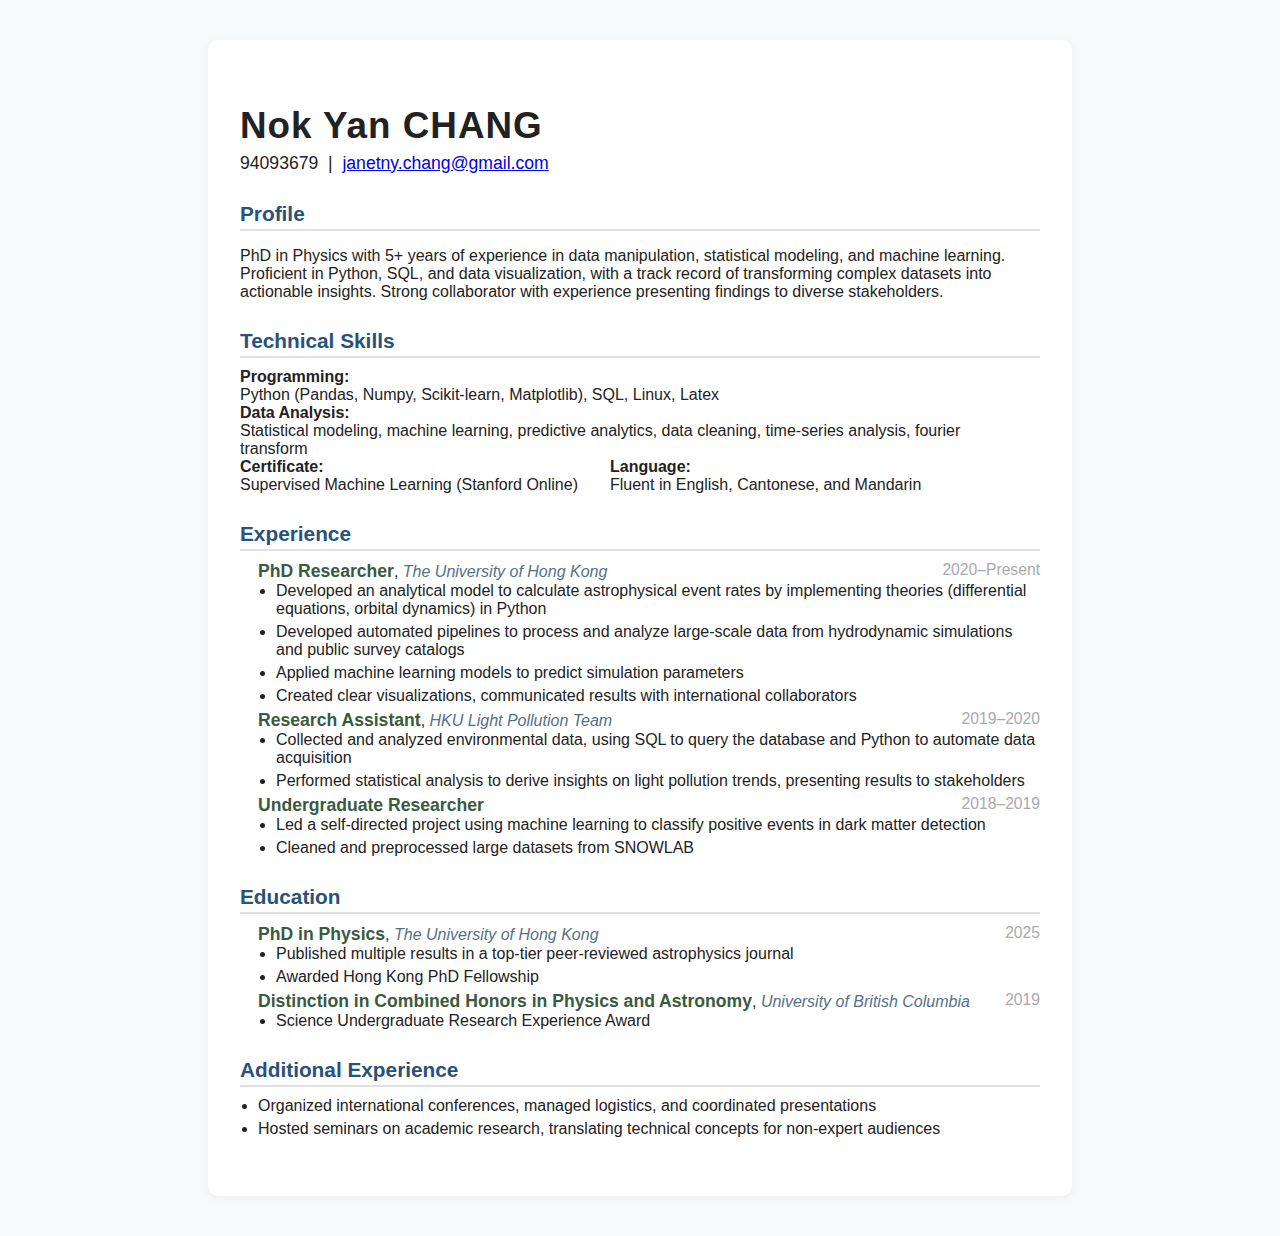
<file: CV.html>
<!DOCTYPE html>
<html lang="en">
<head>
    <meta charset="UTF-8">
    <title>Nok Yan CHANG - Academic CV</title>
    <meta name="viewport" content="width=device-width, initial-scale=1">
    <style>
        body {
            font-family: 'Segoe UI', Arial, sans-serif;
            margin: 40px;
            color: #222;
            background: #f8f9fa;
        }
        .container {
            background: #fff;
            max-width: 800px;
            margin: auto;
            padding: 40px 32px;
            border-radius: 10px;
            box-shadow: 0 2px 10px rgba(0,0,0,0.05);
        }
        h1 {
            font-size: 2.3em;
            margin-bottom: 6px;
            letter-spacing: 1px;
        }
        .contact {
            font-size: 1.1em;
            margin-bottom: 18px;
        }
        h2 {
            margin-top: 28px;
            margin-bottom: 10px;
            border-bottom: 2px solid #e0e0e0;
            padding-bottom: 3px;
            font-size: 1.3em;
            color: #28527a;
        }
        ul, .item-list {
            margin: 0 0 0 18px;
            padding: 0;
        }
        li {
            margin-bottom: 5px;
        }
        .role {
            font-weight: bold;
            font-size: 1.1em;
            color: #3a5a40;
        }
        .org {
            font-style: italic;
            color: #537188;
        }
        .year {
            float: right;
            color: #aaa;
            font-size: 0.98em;
        }
        .section {
            margin-bottom: 18px;
        }
        .skills-list {
            display: flex;
            flex-wrap: wrap;
        }
        .skills-list > div {
            min-width: 200px;
            margin-right: 32px;
        }
        @media (max-width:600px) {
            .container { padding: 20px 8px; }
            .skills-list { flex-direction: column; }
            .skills-list > div { margin-right: 0; margin-bottom: 10px;}
        }
    </style>
</head>
<body>
    <div class="container">
        <h1>Nok Yan CHANG</h1>
        <div class="contact">
            94093679 &nbsp;|&nbsp; <a href="mailto:janetny.chang@gmail.com">janetny.chang@gmail.com</a>
        </div>
        <div class="section">
            <h2>Profile</h2>
            <p>
                PhD in Physics with 5+ years of experience in data manipulation, statistical modeling, and machine learning. Proficient in Python, SQL, and data visualization, with a track record of transforming complex datasets into actionable insights. Strong collaborator with experience presenting findings to diverse stakeholders.
            </p>
        </div>
        <div class="section">
            <h2>Technical Skills</h2>
            <div class="skills-list">
                <div>
                    <strong>Programming:</strong><br>
                    Python (Pandas, Numpy, Scikit-learn, Matplotlib), SQL, Linux, Latex
                </div>
                <div>
                    <strong>Data Analysis:</strong><br>
                    Statistical modeling, machine learning, predictive analytics, data cleaning, time-series analysis, fourier transform
                </div>
                <div>
                    <strong>Certificate:</strong><br>
                    Supervised Machine Learning (Stanford Online)
                </div>
                <div>
                    <strong>Language:</strong><br>
                    Fluent in English, Cantonese, and Mandarin
                </div>
            </div>
        </div>
        <div class="section">
            <h2>Experience</h2>
            <div class="item-list">
                <div>
                    <span class="role">PhD Researcher</span>,
                    <span class="org">The University of Hong Kong</span>
                    <span class="year">2020–Present</span>
                    <ul>
                        <li>Developed an analytical model to calculate astrophysical event rates by implementing theories (differential equations, orbital dynamics) in Python</li>
                        <li>Developed automated pipelines to process and analyze large-scale data from hydrodynamic simulations and public survey catalogs</li>
                        <li>Applied machine learning models to predict simulation parameters</li>
                        <li>Created clear visualizations, communicated results with international collaborators</li>
                    </ul>
                </div>
                <div>
                    <span class="role">Research Assistant</span>,
                    <span class="org">HKU Light Pollution Team</span>
                    <span class="year">2019–2020</span>
                    <ul>
                        <li>Collected and analyzed environmental data, using SQL to query the database and Python to automate data acquisition</li>
                        <li>Performed statistical analysis to derive insights on light pollution trends, presenting results to stakeholders</li>
                    </ul>
                </div>
                <div>
                    <span class="role">Undergraduate Researcher</span>
                    <span class="year">2018–2019</span>
                    <ul>
                        <li>Led a self-directed project using machine learning to classify positive events in dark matter detection</li>
                        <li>Cleaned and preprocessed large datasets from SNOWLAB</li>
                    </ul>
                </div>
            </div>
        </div>
        <div class="section">
            <h2>Education</h2>
            <div class="item-list">
                <div>
                    <span class="role">PhD in Physics</span>,
                    <span class="org">The University of Hong Kong</span>
                    <span class="year">2025</span>
                    <ul>
                        <li>Published multiple results in a top-tier peer-reviewed astrophysics journal</li>
                        <li>Awarded Hong Kong PhD Fellowship</li>
                    </ul>
                </div>
                <div>
                    <span class="role">Distinction in Combined Honors in Physics and Astronomy</span>,
                    <span class="org">University of British Columbia</span>
                    <span class="year">2019</span>
                    <ul>
                        <li>Science Undergraduate Research Experience Award</li>
                    </ul>
                </div>
            </div>
        </div>
        <div class="section">
            <h2>Additional Experience</h2>
            <ul>
                <li>Organized international conferences, managed logistics, and coordinated presentations</li>
                <li>Hosted seminars on academic research, translating technical concepts for non-expert audiences</li>
            </ul>
        </div>
    </div>
</body>
</html>
</file>
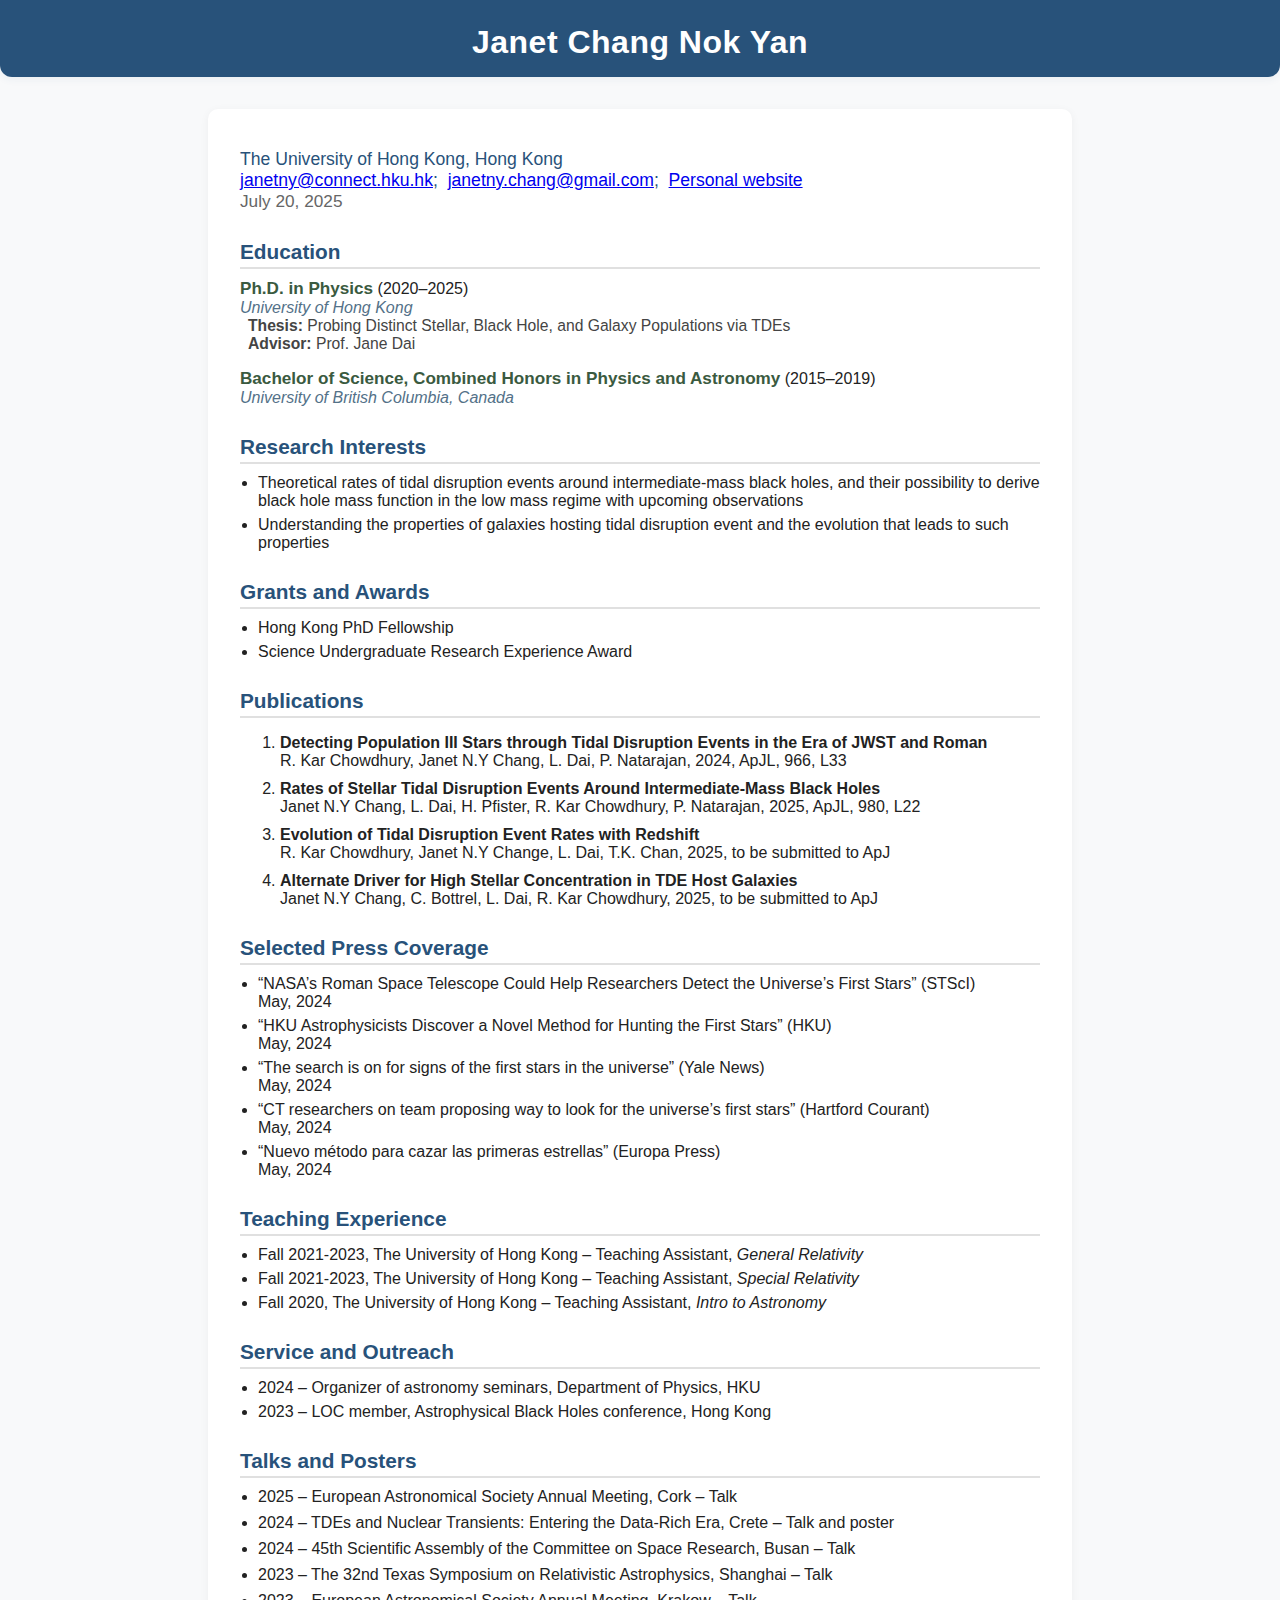
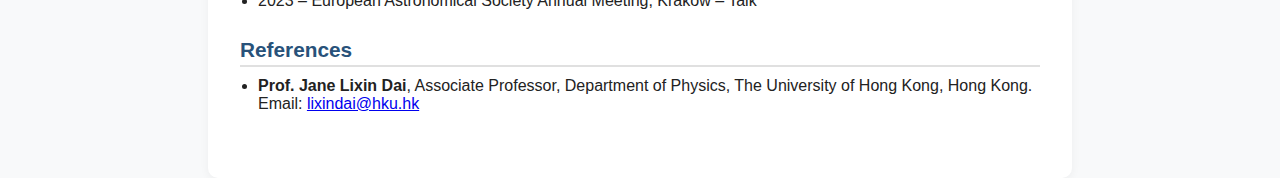
<file: cv2.html>
<!DOCTYPE html>
<html lang="en">
<head>
    <meta charset="UTF-8">
    <title>Janet Chang Nok Yan – Academic CV</title>
    <meta name="viewport" content="width=device-width, initial-scale=1">
    <style>
        body {
            font-family: 'Segoe UI', Arial, sans-serif;
            background: #f8f9fa;
            color: #222;
            margin: 0;
            padding: 0;
        }
        header {
            background: #28527a;
            color: #fff;
            padding: 24px 0 12px 0;
            margin-bottom: 32px;
            border-radius: 0 0 12px 12px;
            box-shadow: 0 2px 8px rgba(40,82,122,0.07);
            text-align: center;
        }
        header h1 {
            margin: 0 0 4px 0;
            font-size: 2em;
            letter-spacing: 0.5px;
        }
        .container {
            background: #fff;
            max-width: 800px;
            margin: auto;
            padding: 40px 32px;
            border-radius: 10px;
            box-shadow: 0 2px 10px rgba(0,0,0,0.05);
        }
        .info {
            margin-bottom: 18px;
            font-size: 1.1em;
            color: #28527a;
        }
        .contact {
            margin-bottom: 10px;
        }
        .date {
            font-size: 0.98em;
            color: #666;
        }
        h2 {
            margin-top: 28px;
            margin-bottom: 10px;
            border-bottom: 2px solid #e0e0e0;
            padding-bottom: 3px;
            font-size: 1.3em;
            color: #28527a;
        }
        ul {
            margin: 0 0 0 18px;
            padding: 0;
        }
        li {
            margin-bottom: 6px;
        }
        .edu-block {
            margin-bottom: 16px;
        }
        .degree {
            font-weight: bold;
            font-size: 1.07em;
            color: #3a5a40;
        }
        .school {
            font-style: italic;
            color: #537188;
        }
        .thesis, .advisor {
            margin-left: 8px;
            font-size: 0.98em;
            color: #444;
        }
        .pub-list, .press-list, .ref-list {
            margin-bottom: 18px;
        }
        .pub-list li {
            margin-bottom: 10px;
        }
        .talk-list li {
            margin-bottom: 8px;
        }
        .section-block {
            margin-bottom: 25px;
        }
        @media (max-width:600px) {
            .container { padding: 20px 5px; }
            header { padding: 14px 0 7px 0;}
            h2 { font-size: 1.08em; }
        }
    </style>
</head>
<body>
    <header>
        <h1>Janet Chang Nok Yan</h1>
    </header>
    <div class="container">
        <div class="info">
            The University of Hong Kong, Hong Kong<br>
            <span class="contact">
                <a href="mailto:janetny@connect.hku.hk">janetny@connect.hku.hk</a>;&nbsp;
                <a href="mailto:janetny.chang@gmail.com">janetny.chang@gmail.com</a>;&nbsp;
                <a href="https://janetcny.github.io/academic-portfolio/index.html" target="_blank">Personal website</a>
            </span><br>
            <span class="date">July 20, 2025</span>
        </div>
        <h2>Education</h2>
        <div class="edu-block">
            <span class="degree">Ph.D. in Physics</span> (2020–2025)<br>
            <span class="school">University of Hong Kong</span><br>
            <span class="thesis"><strong>Thesis:</strong> Probing Distinct Stellar, Black Hole, and Galaxy Populations via TDEs</span><br>
            <span class="advisor"><strong>Advisor:</strong> Prof. Jane Dai</span>
        </div>
        <div class="edu-block">
            <span class="degree">Bachelor of Science, Combined Honors in Physics and Astronomy</span> (2015–2019)<br>
            <span class="school">University of British Columbia, Canada</span>
        </div>
        <h2>Research Interests</h2>
        <ul>
            <li>Theoretical rates of tidal disruption events around intermediate-mass black holes, and their possibility to derive black hole mass function in the low mass regime with upcoming observations</li>
            <li>Understanding the properties of galaxies hosting tidal disruption event and the evolution that leads to such properties</li>
        </ul>
        <h2>Grants and Awards</h2>
        <ul>
            <li>Hong Kong PhD Fellowship</li>
            <li>Science Undergraduate Research Experience Award</li>
        </ul>
        <div class="section-block">
            <h2>Publications</h2>
            <ol class="pub-list">
                <li>
                    <strong>Detecting Population III Stars through Tidal Disruption Events in the Era of JWST and Roman</strong><br>
                    R. Kar Chowdhury, Janet N.Y Chang, L. Dai, P. Natarajan, 2024, ApJL, 966, L33
                </li>
                <li>
                    <strong>Rates of Stellar Tidal Disruption Events Around Intermediate-Mass Black Holes</strong><br>
                    Janet N.Y Chang, L. Dai, H. Pfister, R. Kar Chowdhury, P. Natarajan, 2025, ApJL, 980, L22
                </li>
                <li>
                    <strong>Evolution of Tidal Disruption Event Rates with Redshift</strong><br>
                    R. Kar Chowdhury, Janet N.Y Change, L. Dai, T.K. Chan, 2025, to be submitted to ApJ
                </li>
                <li>
                    <strong>Alternate Driver for High Stellar Concentration in TDE Host Galaxies</strong><br>
                    Janet N.Y Chang, C. Bottrel, L. Dai, R. Kar Chowdhury, 2025, to be submitted to ApJ
                </li>
            </ol>
        </div>
        <div class="section-block">
            <h2>Selected Press Coverage</h2>
            <ul class="press-list">
                <li>“NASA’s Roman Space Telescope Could Help Researchers Detect the Universe’s First Stars” (STScI) <br> May, 2024</li>
                <li>“HKU Astrophysicists Discover a Novel Method for Hunting the First Stars” (HKU) <br> May, 2024</li>
                <li>“The search is on for signs of the first stars in the universe” (Yale News) <br> May, 2024</li>
                <li>“CT researchers on team proposing way to look for the universe’s first stars” (Hartford Courant) <br> May, 2024</li>
                <li>“Nuevo método para cazar las primeras estrellas” (Europa Press) <br> May, 2024</li>
            </ul>
        </div>
        <div class="section-block">
            <h2>Teaching Experience</h2>
            <ul>
                <li>Fall 2021-2023, The University of Hong Kong &ndash; Teaching Assistant, <em>General Relativity</em></li>
                <li>Fall 2021-2023, The University of Hong Kong &ndash; Teaching Assistant, <em>Special Relativity</em></li>
                <li>Fall 2020, The University of Hong Kong &ndash; Teaching Assistant, <em>Intro to Astronomy</em></li>
            </ul>
        </div>
        <div class="section-block">
            <h2>Service and Outreach</h2>
            <ul>
                <li>2024 &ndash; Organizer of astronomy seminars, Department of Physics, HKU</li>
                <li>2023 &ndash; LOC member, Astrophysical Black Holes conference, Hong Kong</li>
            </ul>
        </div>
        <div class="section-block">
            <h2>Talks and Posters</h2>
            <ul class="talk-list">
                <li>2025 &ndash; European Astronomical Society Annual Meeting, Cork &ndash; Talk</li>
                <li>2024 &ndash; TDEs and Nuclear Transients: Entering the Data-Rich Era, Crete &ndash; Talk and poster</li>
                <li>2024 &ndash; 45th Scientific Assembly of the Committee on Space Research, Busan &ndash; Talk</li>
                <li>2023 &ndash; The 32nd Texas Symposium on Relativistic Astrophysics, Shanghai &ndash; Talk</li>
                <li>2023 &ndash; European Astronomical Society Annual Meeting, Krakow &ndash; Talk</li>
            </ul>
        </div>
        <div class="section-block">
            <h2>References</h2>
            <ul class="ref-list">
                <li>
                    <strong>Prof. Jane Lixin Dai</strong>, Associate Professor, Department of Physics, The University of Hong Kong, Hong Kong.<br>
                    Email: <a href="mailto:lixindai@hku.hk">lixindai@hku.hk</a>
                </li>
            </ul>
        </div>
    </div>
</body>
</html>
</file>
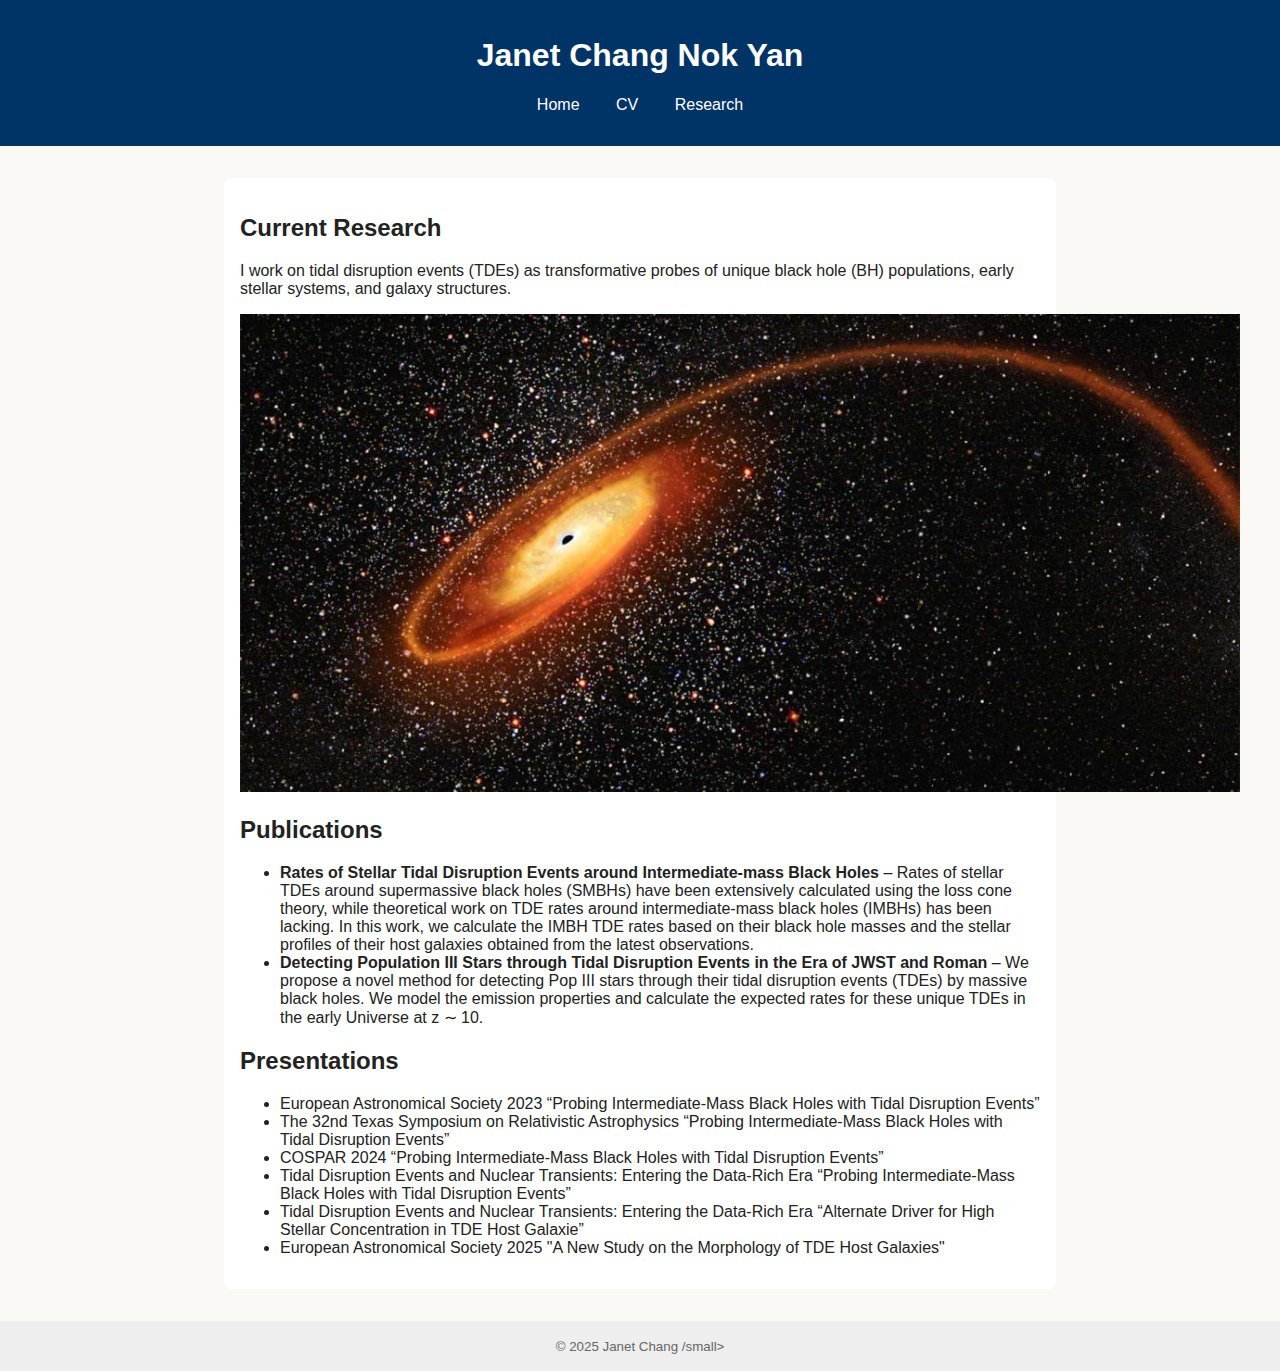
<file: work.html>
<!DOCTYPE html>
<html lang="en">
<head>
  <meta charset="UTF-8">
  <title>Janet Chang – Academic Portfolio</title>
  <link rel="stylesheet" href="style.css">
</head>
<body>
  <header>
    <h1>Janet Chang Nok Yan</h1>
    <nav>
      <ul>
        <li><a href="index.html">Home</a></li>
        <li><a href="cv.html">CV</a></li>
        <li><a href="work.html">Research</a></li>
    </nav>
  </header>
  <main>
    <section>
      <h2>Current Research</h2>
      <p>
        I work on tidal disruption events (TDEs) as transformative
probes of unique black hole (BH) populations, early stellar systems,
and galaxy structures. 
      </p>
      <p>
        <img src="TDE.jpg" style="max-width:1000px;">
      </p>
      
    </section>
    <section>
      <h2>Publications</h2>
      <ul>
        <li>
          <strong>Rates of Stellar Tidal Disruption Events around Intermediate-mass Black Holes </strong> – Rates of stellar TDEs around supermassive black holes (SMBHs) have been extensively calculated using the loss cone theory, while theoretical work on TDE rates around intermediate-mass black holes (IMBHs) has been lacking. In this work, we calculate the IMBH TDE rates based on their black hole masses and the stellar profiles of their host galaxies obtained from the latest observations.
        </li>
        <li>
          <strong>Detecting Population III Stars through Tidal Disruption Events in the Era of JWST and Roman</strong> – We propose a novel method for detecting Pop III stars through their tidal disruption events (TDEs) by massive black holes. We model the emission properties and calculate the expected rates for these unique TDEs in the early Universe at z ∼ 10. 
        </li>
        <!-- Add more items as needed -->
      </ul>
    </section>
    <section>
      <h2>Presentations</h2>
      <ul>
        <li>
          European Astronomical Society 2023 “Probing Intermediate-Mass Black Holes with Tidal Disruption Events”
        </li>
        <li>
          The 32nd Texas Symposium on Relativistic Astrophysics “Probing Intermediate-Mass Black Holes with Tidal Disruption Events”
        </li>
        <li>
          COSPAR 2024 “Probing Intermediate-Mass Black Holes with Tidal Disruption Events”
        </li>
        <li>
          Tidal Disruption Events and Nuclear Transients: Entering the Data-Rich Era “Probing Intermediate-Mass Black Holes with Tidal Disruption Events”
        </li>
        <li>
          Tidal Disruption Events and Nuclear Transients: Entering the Data-Rich Era “Alternate Driver for High Stellar Concentration in TDE Host Galaxie”
        </li>
         <li>
          European Astronomical Society 2025 "A New Study on the Morphology of TDE Host Galaxies"
        </li>
      </ul>
    </section>
  </main>
  <footer>
    <small>&copy; 2025 Janet Chang /small>
  </footer>
</body>
</html>
</file>
<file: style.css>
body {
  font-family: 'Arial', sans-serif;
  margin: 0;
  background: #faf9f6;
  color: #222;
}
header {
  background: #003366;
  color: #fff;
  padding: 1em 0;
  text-align: center;
}
nav ul {
  list-style: none;
  padding: 0;
}
nav ul li {
  display: inline;
  margin: 0 1em;
}
nav ul li a {
  color: #fff;
  text-decoration: none;
}
main {
  max-width: 800px;
  margin: 2em auto;
  padding: 1em;
  background: #fff;
  border-radius: 8px;
}
footer {
  text-align: center;
  padding: 1em 0;
  background: #eee;
  color: #666;
}
</file>
